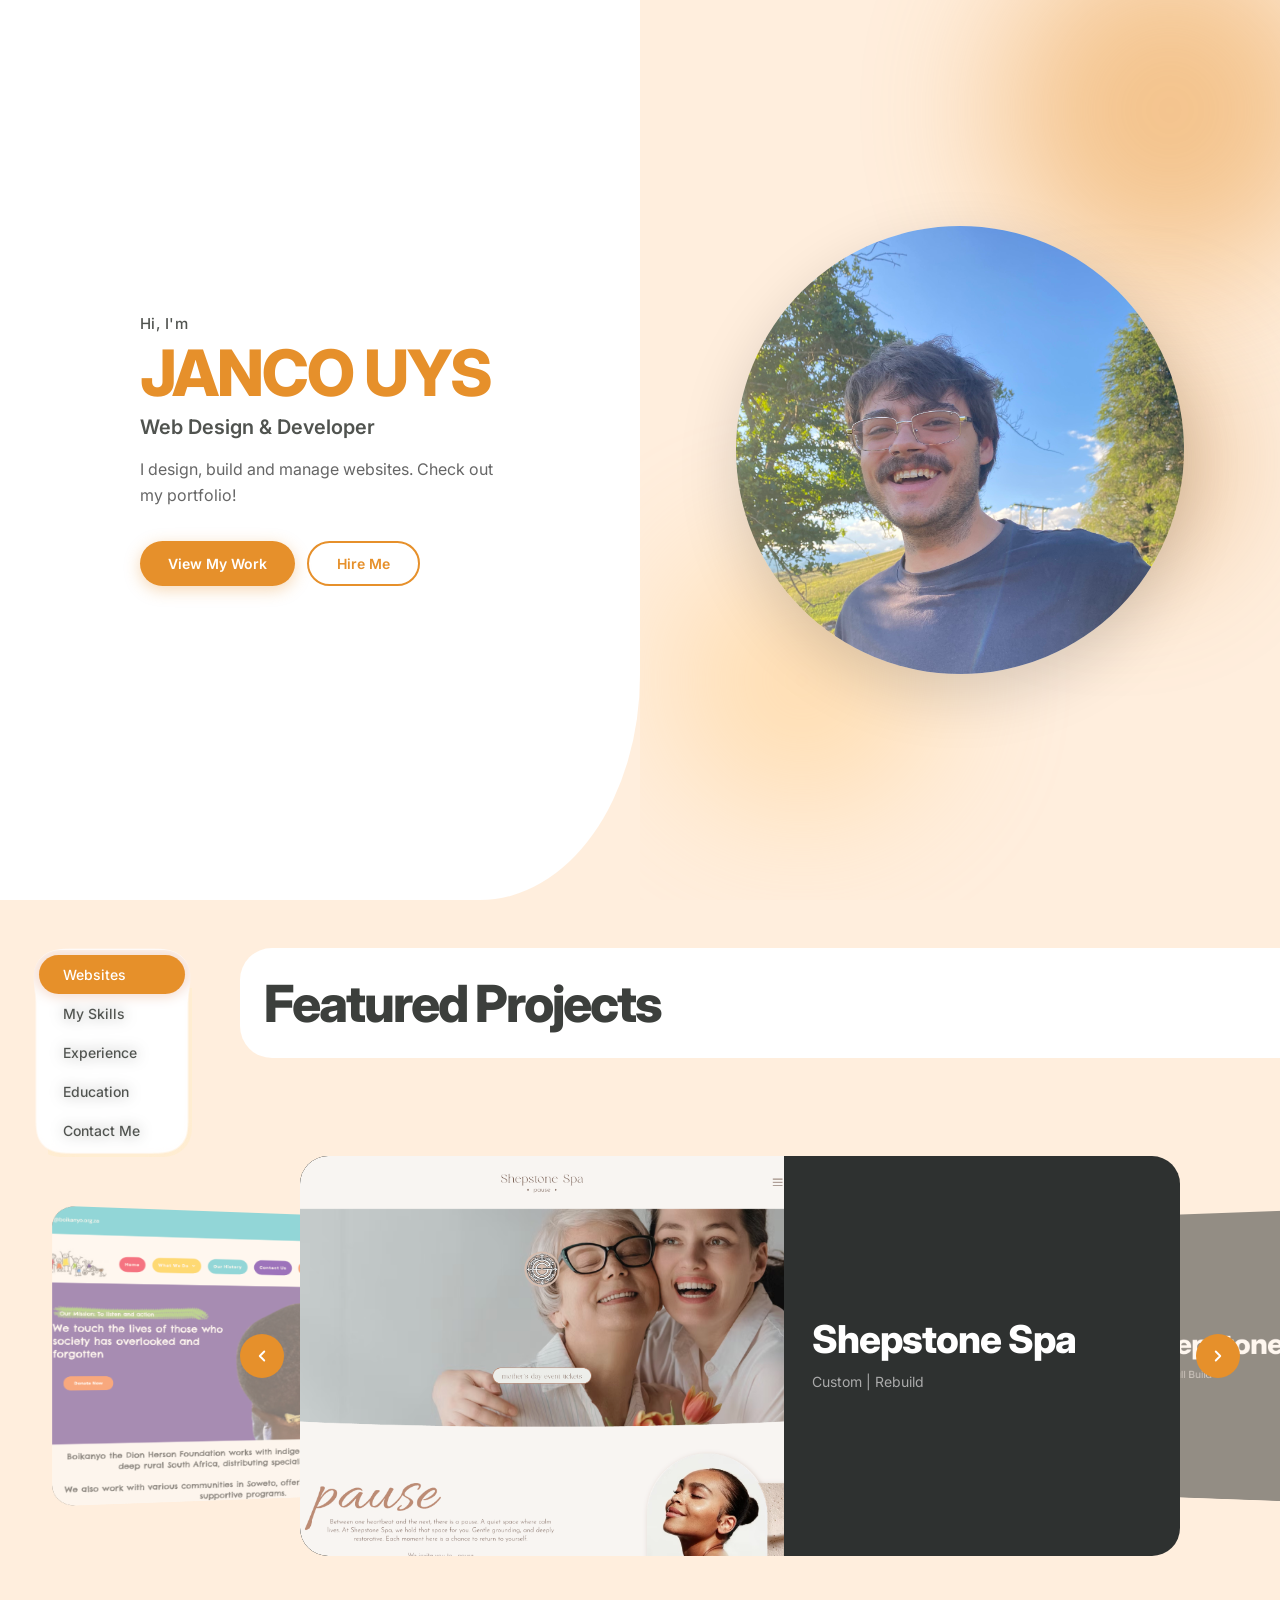
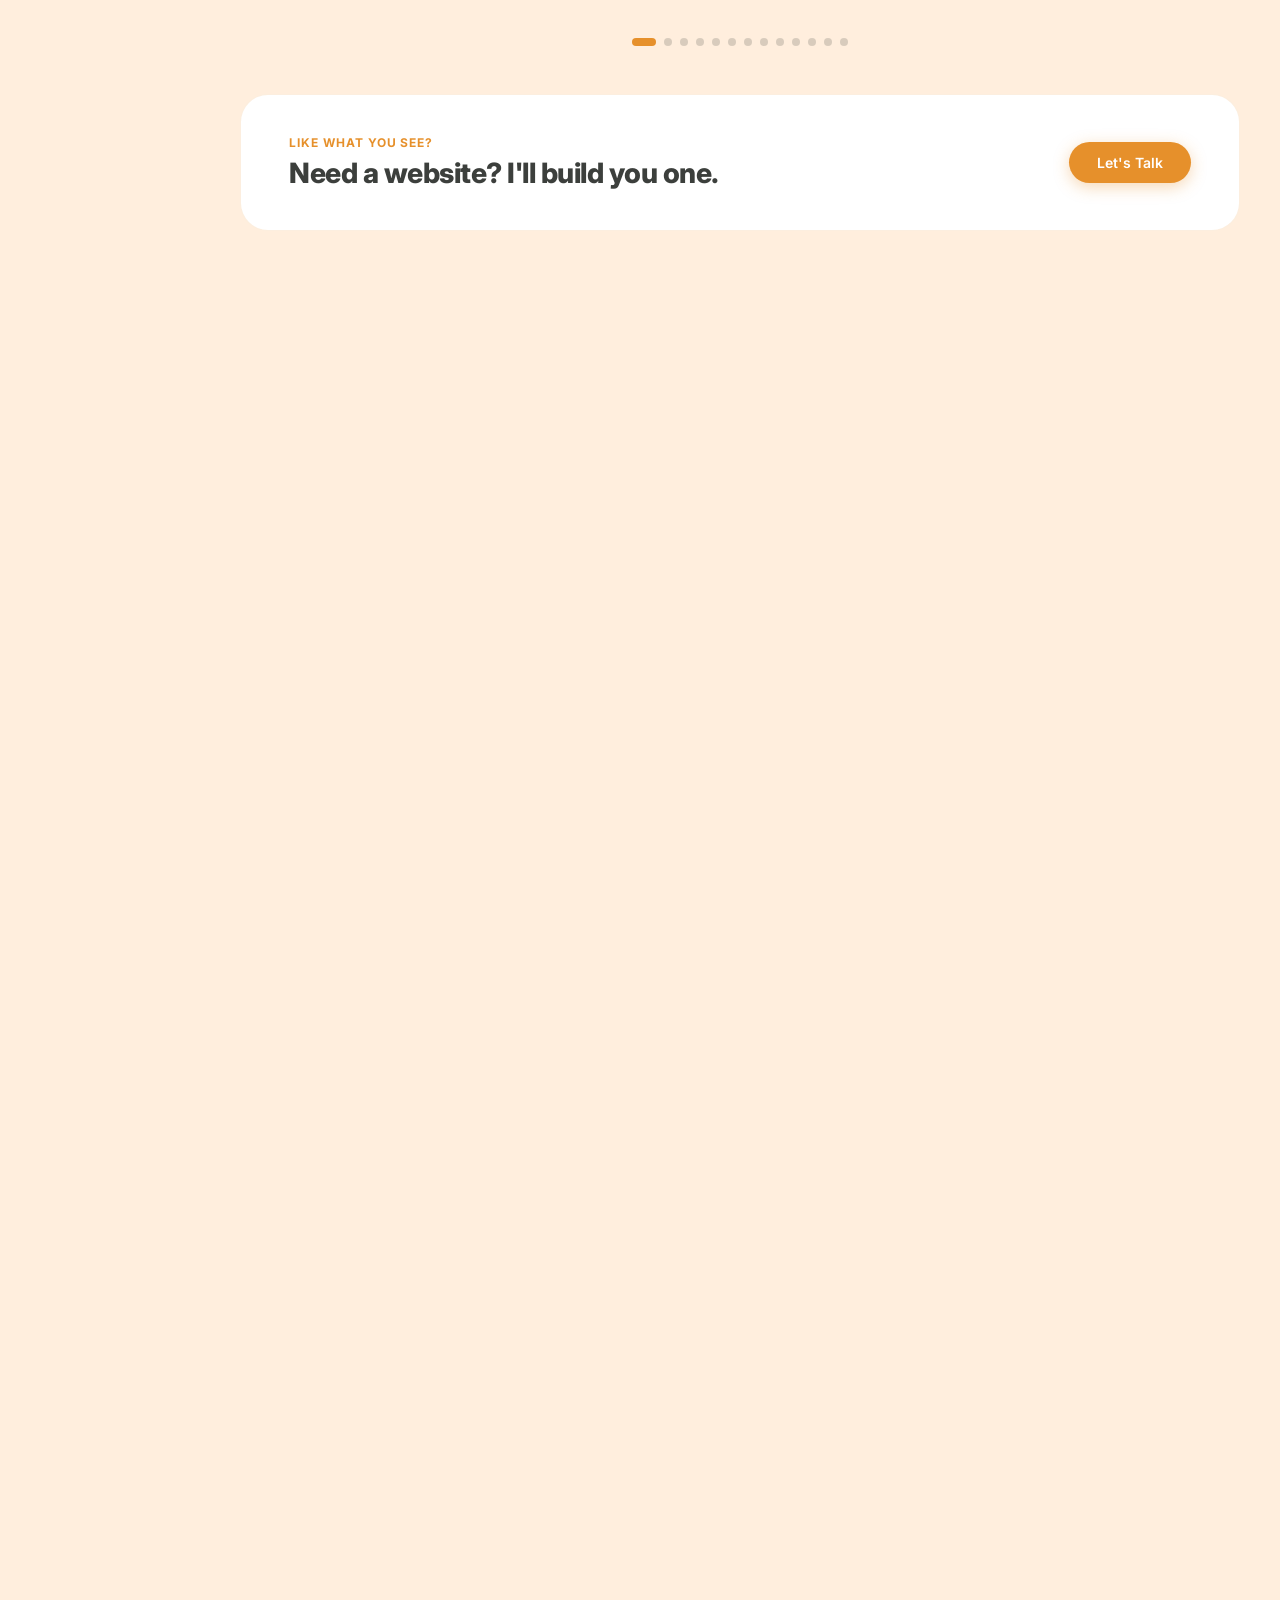
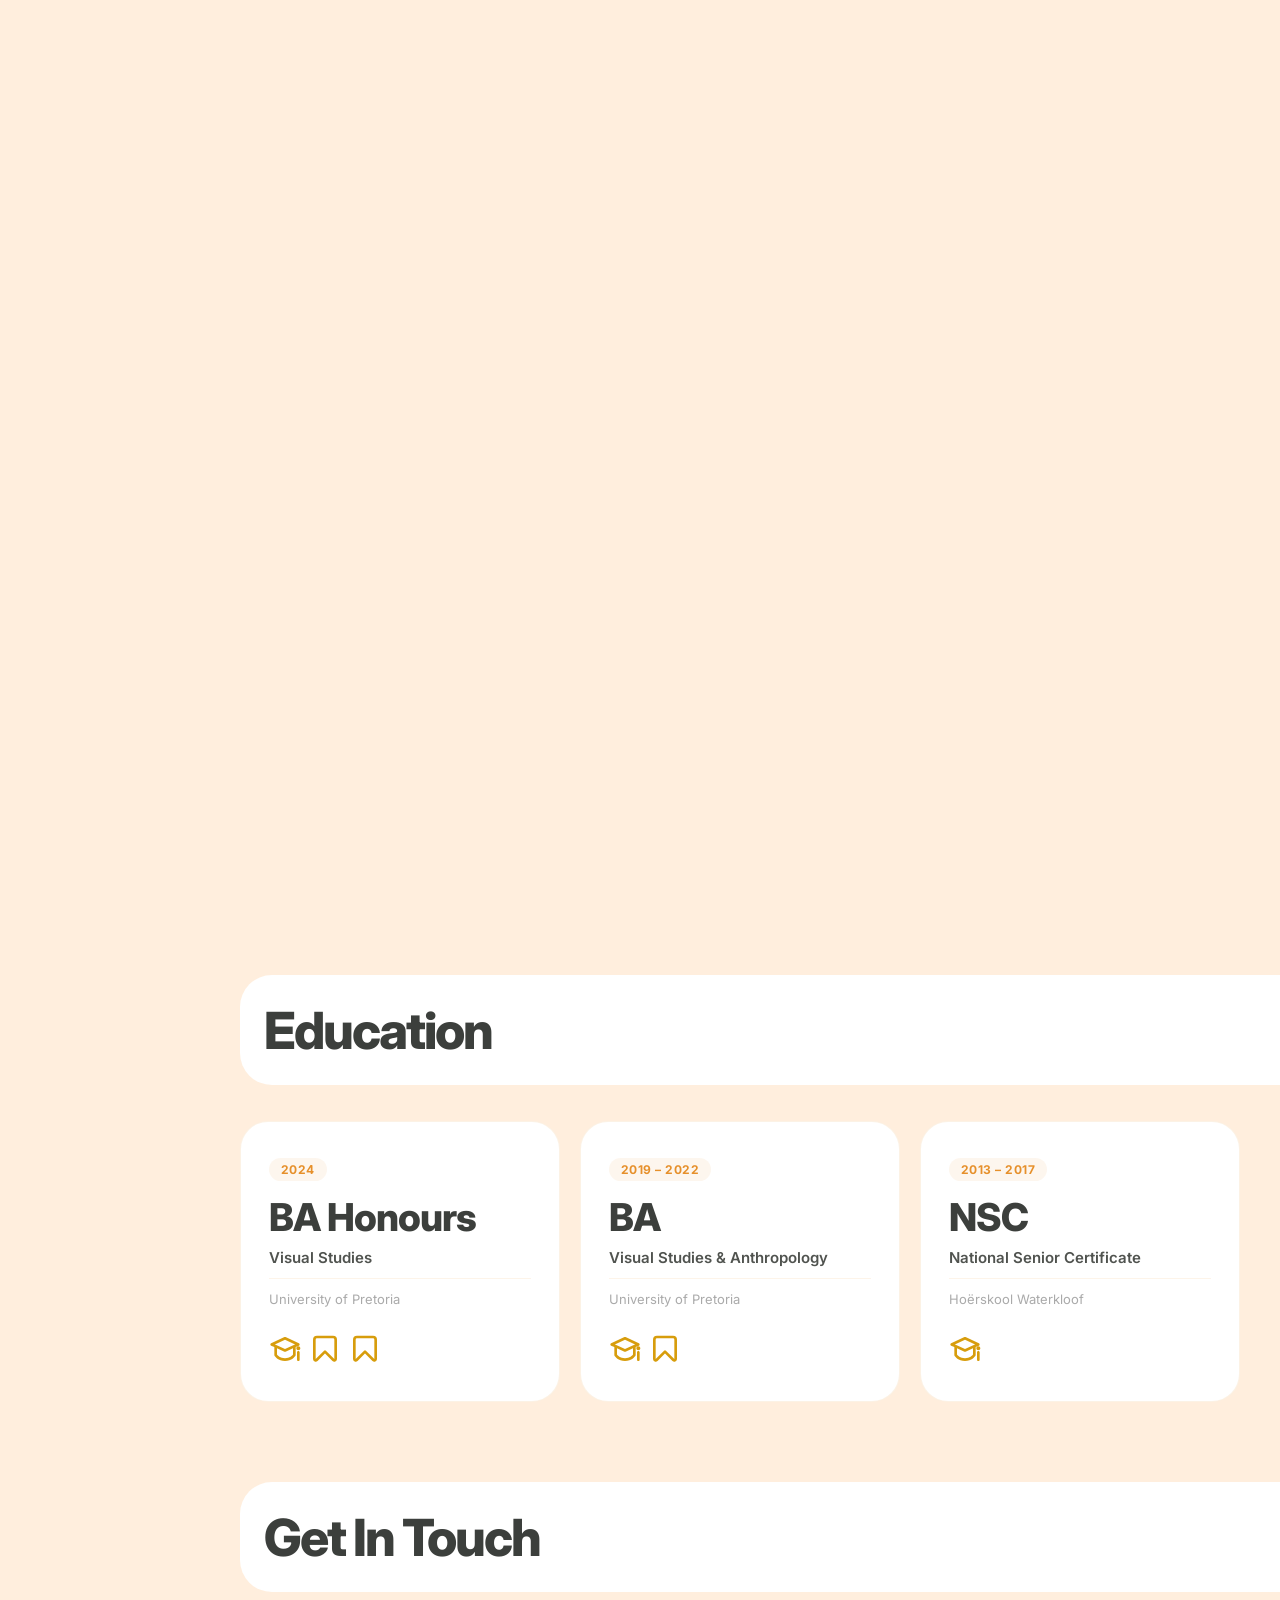
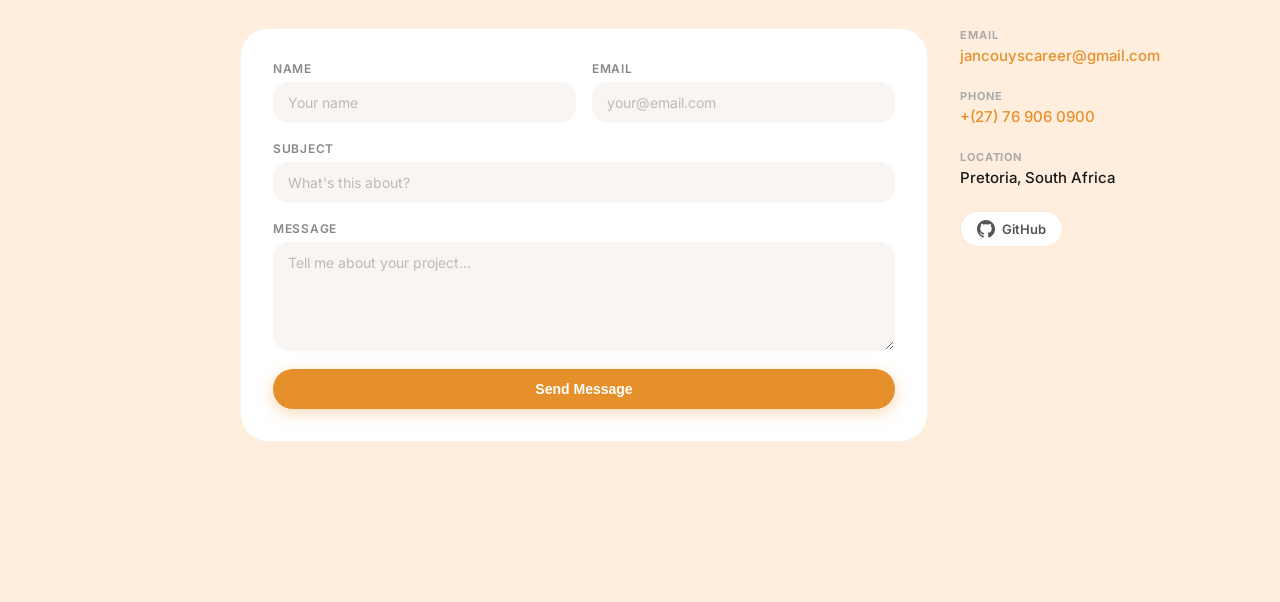
<file: index.html>
<!DOCTYPE html>
<html lang="en">
<head>
    <meta charset="UTF-8">
    <meta name="viewport" content="width=device-width, initial-scale=1.0">
    <title>Janco Uys — Web Designer & Developer | Pretoria, South Africa</title>

    <!-- Primary SEO -->
    <meta name="description" content="Janco Uys is a web designer and developer based in Pretoria, South Africa. I design, build and manage websites using HTML, CSS, JavaScript, WordPress, and Wix. Available for freelance work.">
    <meta name="keywords" content="web designer, web developer, freelance, Pretoria, South Africa, WordPress, Wix, HTML, CSS, JavaScript, Figma, portfolio">
    <meta name="author" content="Janco Uys">
    <link rel="canonical" href="https://jancouysportfolio.site/">
    <link rel="icon" type="image/svg+xml" href="favicon.svg">

    <!-- Open Graph (LinkedIn, Facebook, WhatsApp) -->
    <meta property="og:type" content="website">
    <meta property="og:url" content="https://jancouysportfolio.site/">
    <meta property="og:title" content="Janco Uys — Web Designer & Developer">
    <meta property="og:description" content="I design, build and manage websites. Based in Pretoria, South Africa. Available for freelance work.">
    <meta property="og:image" content="https://jancouysportfolio.site/IMG_2696.jpg">

    <!-- Twitter Card -->
    <meta name="twitter:card" content="summary_large_image">
    <meta name="twitter:title" content="Janco Uys — Web Designer & Developer">
    <meta name="twitter:description" content="I design, build and manage websites. Based in Pretoria, South Africa. Available for freelance work.">
    <meta name="twitter:image" content="https://jancouysportfolio.site/IMG_2696.jpg">

    <!-- Favicon -->
    <link rel="icon" type="image/svg+xml" href="favicon.svg">
    <link rel="shortcut icon" href="favicon.svg">

    <!-- JSON-LD Structured Data -->
    <script type="application/ld+json">
    {
      "@context": "https://schema.org",
      "@type": "Person",
      "name": "Janco Uys",
      "jobTitle": "Web Designer & Developer",
      "url": "https://jancouysportfolio.site/",
      "email": "jancouyscareer@gmail.com",
      "telephone": "+27769060900",
      "address": {
        "@type": "PostalAddress",
        "addressLocality": "Pretoria",
        "addressCountry": "ZA"
      },
      "sameAs": [
        "https://github.com/swanky-pants-janx"
      ],
      "knowsAbout": ["Web Design", "Web Development", "HTML", "CSS", "JavaScript", "WordPress", "Wix", "Figma", "SEO"]
    }
    </script>

    <link rel="stylesheet" href="newcss.css">
    <link rel="preconnect" href="https://fonts.googleapis.com">
    <link rel="preconnect" href="https://fonts.gstatic.com" crossorigin>
    <link rel="preload" as="style" href="https://fonts.googleapis.com/css2?family=Inter:wght@300;400;500;600;700;800&display=swap">
    <link href="https://fonts.googleapis.com/css2?family=Inter:wght@300;400;500;600;700;800&display=swap" rel="stylesheet">
</head>
<body>

    <!-- SVG gooey filter -->
    <svg style="position:absolute;width:0;height:0;overflow:hidden" aria-hidden="true">
        <defs>
            <filter id="goo">
                <feGaussianBlur in="SourceGraphic" stdDeviation="7" result="blur"/>
                <feColorMatrix in="blur" mode="matrix" values="1 0 0 0 0  0 1 0 0 0  0 0 1 0 0  0 0 0 20 -8" result="goo"/>
                <feComposite in="SourceGraphic" in2="goo" operator="atop"/>
            </filter>
        </defs>
    </svg>

<main>

        <!-- HERO -->
        <section class="hero-section">
            <div class="hero-section-left">
                <div class="hero-text">
                    <p class="hero-eyebrow">Hi, I'm</p>
                    <h1>JANCO UYS</h1>
                    <p class="hero-subtitle">Web Design &amp; Developer</p>
                    <p class="hero-desc">I design, build and manage websites. Check out my portfolio!</p>
                    <div class="hero-actions">
                        <a href="#websites" class="btn btn-primary">View My Work</a>
                        <a href="#contact" class="btn btn-outline">Hire Me</a>
                    </div>
                </div>
            </div>
            <div class="hero-section-right">
                <div class="hero-blobs" aria-hidden="true">
                    <div class="hero-blob hero-blob-1"></div>
                    <div class="hero-blob hero-blob-2"></div>
                    <div class="hero-blob hero-blob-3"></div>
                </div>
                <div class="hero-image-wrap">
                    <img src="IMG_2696.jpg" class="hero-image" alt="Janco Uys — Web Designer and Developer based in Pretoria, South Africa">
                </div>
            </div>
        </section>

        <!-- PAGE GRID -->
        <div class="page-grid">

            <!-- LEFT: sticky sidebar nav -->
            <aside class="page-sidebar">
                <div class="bottom-menu-container">
                    <a href="#websites" class="active">Websites</a>
                    <a href="#skills">My Skills</a>
                    <a href="#experience">Experience</a>
                    <a href="#education">Education</a>
                    <a href="#contact">Contact Me</a>
                </div>
            </aside>

            <!-- RIGHT: all content -->
            <div class="page-content">

            <!-- ── WEBSITES ─────────────────────────────────────────── -->
            <section class="page-section reveal" id="websites">
                <div class="tab-header">
                    <h2>Featured Projects</h2>
                </div>
                <div class="carousel-3d-wrapper">
                    <button class="carousel-nav carousel-prev" aria-label="Previous">
                        <svg viewBox="0 0 24 24" fill="none" stroke="currentColor" stroke-width="2.5" stroke-linecap="round" stroke-linejoin="round"><polyline points="15 18 9 12 15 6"/></svg>
                    </button>

                    <div class="carousel-3d-stage">
                        <div class="carousel-3d-track">

                            <div class="carousel-slide">
                                <a class="carousel-card" href="https://www.shepstonespa.co.za" target="_blank" rel="noopener">
                                    <div class="carousel-img-wrap">
                                        <img src="Screenshots/Shepstone Spa.png" alt="Shepstone Spa">
                                    </div>
                                    <div class="carousel-info">
                                        <h3>Shepstone Spa</h3>
                                        <p>Custom | Rebuild</p>
                                    </div>
                                </a>
                            </div>

                            <div class="carousel-slide">
                                <a class="carousel-card" href="https://www.shepstonespa.co.za" target="_blank" rel="noopener">
                                    <div class="carousel-img-wrap">
                                        <img src="Screenshots/Shepstone-Wix.png" alt="Shepstone Spa">
                                    </div>
                                    <div class="carousel-info">
                                        <h3>Shepstone Spa</h3>
                                        <p>Wix | Full Build</p>
                                    </div>
                                </a>
                            </div>

                            <div class="carousel-slide">
                                <a class="carousel-card" href="https://fourthtrimester.co.za/" target="_blank" rel="noopener">
                                    <div class="carousel-img-wrap">
                                        <img src="Screenshots/fourth-trimester.png" alt="Fourthtrimester">
                                    </div>
                                    <div class="carousel-info">
                                        <h3>Fourthtrimester</h3>
                                        <p>Shopify | Full Build</p>
                                    </div>
                                </a>
                            </div>

                            <div class="carousel-slide">
                                <a class="carousel-card" href="https://mellowvelo.co.za/" target="_blank" rel="noopener">
                                    <div class="carousel-img-wrap">
                                        <img src="Screenshots/mellow-velo.png" alt="Mellow Velo">
                                    </div>
                                    <div class="carousel-info">
                                        <h3>Mellow Velo</h3>
                                        <p>Shopify | Rebuild</p>
                                    </div>
                                </a>
                            </div>

                            <div class="carousel-slide">
                                <a class="carousel-card" href="https://hare-curated-website-build.vercel.app" target="_blank" rel="noopener">
                                    <div class="carousel-img-wrap">
                                        <img src="Screenshots/Hare Curated.png" alt="Hare Curated">
                                    </div>
                                    <div class="carousel-info">
                                        <h3>Hare Curated</h3>
                                        <p>Custom | Rebuild</p>
                                    </div>
                                </a>
                            </div>

                            <div class="carousel-slide">
                                <a class="carousel-card" href="https://www.jo-annstrauss.com/" target="_blank" rel="noopener">
                                    <div class="carousel-img-wrap">
                                        <img src="Screenshots/Jo-Ann.png" alt="Jo-Ann Strauss">
                                    </div>
                                    <div class="carousel-info">
                                        <h3>Jo-Ann Strauss</h3>
                                        <p>Wix | Full Build</p>
                                    </div>
                                </a>
                            </div>

                            <div class="carousel-slide">
                                <a class="carousel-card" href="https://www.knee.capetown/" target="_blank" rel="noopener">
                                    <div class="carousel-img-wrap">
                                        <img src="Screenshots/Knee.png" alt="Knee Cape Town">
                                    </div>
                                    <div class="carousel-info">
                                        <h3>Knee Cape Town</h3>
                                        <p>Wix | Full Build</p>
                                    </div>
                                </a>
                            </div>

                            <div class="carousel-slide">
                                <a class="carousel-card" href="https://www.masekhaya.co.za/" target="_blank" rel="noopener">
                                    <div class="carousel-img-wrap">
                                        <img src="Screenshots/Masekaya.png" alt="Masekhaya">
                                    </div>
                                    <div class="carousel-info">
                                        <h3>Masekhaya</h3>
                                        <p>Wix | Full Build</p>
                                    </div>
                                </a>
                            </div>

                            <div class="carousel-slide">
                                <a class="carousel-card" href="https://tapxdev.wixstudio.com/salgados" target="_blank" rel="noopener">
                                    <div class="carousel-img-wrap">
                                        <img src="Screenshots/Salgados Website.png" alt="Salgados">
                                    </div>
                                    <div class="carousel-info">
                                        <h3>Salgados</h3>
                                        <p>Wix | Full Build</p>
                                    </div>
                                </a>
                            </div>

                            <div class="carousel-slide">
                                <a class="carousel-card" href="https://strideortho.co.za/" target="_blank" rel="noopener">
                                    <div class="carousel-img-wrap">
                                        <img src="Screenshots/Stride.png" alt="Stride">
                                    </div>
                                    <div class="carousel-info">
                                        <h3>Stride</h3>
                                        <p>Wix | Full Build</p>
                                    </div>
                                </a>
                            </div>

                            <div class="carousel-slide">
                                <a class="carousel-card" href="https://rosemaryhill.co.za" target="_blank" rel="noopener">
                                    <div class="carousel-img-wrap">
                                        <img src="Screenshots/rosemary-hill.png" alt="Rosemary Hill">
                                    </div>
                                    <div class="carousel-info">
                                        <h3>Rosemary Hill</h3>
                                        <p>Wordpress | Manage</p>
                                    </div>
                                </a>
                            </div>

                            <div class="carousel-slide">
                                <a class="carousel-card" href="https://thewaldorfschool.co.za" target="_blank" rel="noopener">
                                    <div class="carousel-img-wrap">
                                        <img src="Screenshots/waldorf-school.png" alt="Waldorf School">
                                    </div>
                                    <div class="carousel-info">
                                        <h3>Waldorf School</h3>
                                        <p>Wordpress | Manage</p>
                                    </div>
                                </a>
                            </div>

                            <div class="carousel-slide">
                                <a class="carousel-card" href="https://boikanyo.org.za" target="_blank" rel="noopener">
                                    <div class="carousel-img-wrap">
                                        <img src="Screenshots/boikanyo.png" alt="Boikanyo">
                                    </div>
                                    <div class="carousel-info">
                                        <h3>Boikanyo</h3>
                                        <p>Wordpress | Manage</p>
                                    </div>
                                </a>
                            </div>

                        </div>
                    </div>

                    <button class="carousel-nav carousel-next" aria-label="Next">
                        <svg viewBox="0 0 24 24" fill="none" stroke="currentColor" stroke-width="2.5" stroke-linecap="round" stroke-linejoin="round"><polyline points="9 18 15 12 9 6"/></svg>
                    </button>
                </div>

                <div class="carousel-dots"></div>

                <div class="hire-cta-banner">
                    <div class="hire-cta-text">
                        <span class="hire-cta-eyebrow">Like what you see?</span>
                        <h3 class="hire-cta-heading">Need a website? I'll build you one.</h3>
                    </div>
                    <a href="#contact" class="btn btn-primary hire-cta-btn">Let's Talk</a>
                </div>

            </section>

            <!-- ── SKILLS ───────────────────────────────────────────── -->
            <section class="page-section reveal" id="skills">
                <div class="tab-header">
                    <h2>My Skills</h2>
                </div>

                <div class="skill-icons-row">
                    <div class="skill-icon-badge">
                        <img src="Icons 2/wix-svgrepo-com.svg" alt="Wix">
                        <span>Wix</span>
                    </div>
                    <div class="skill-icon-badge">
                        <img src="Icons 2/wordpress-139-svgrepo-com.svg" alt="WordPress">
                        <span>WordPress</span>
                    </div>
                    <div class="skill-icon-badge">
                        <img src="Icons 2/shopify-svgrepo-com.svg" alt="Shopify">
                        <span>Shopify</span>
                    </div>
                    <div class="skill-icon-badge">
                        <img src="Icons 2/brand-elementor-svgrepo-com.svg" alt="Elementor">
                        <span>Elementor</span>
                    </div>
                    <div class="skill-icon-badge">
                        <img src="Icons 2/divi-logo-mark-black.png" alt="Divi">
                        <span>Divi</span>
                    </div>
                    <div class="skill-icon-badge">
                        <img src="Icons 2/html5-02-svgrepo-com.svg" alt="HTML5">
                        <span>HTML</span>
                    </div>
                    <div class="skill-icon-badge">
                        <img src="Icons 2/css3-02-svgrepo-com.svg" alt="CSS3">
                        <span>CSS</span>
                    </div>
                    <div class="skill-icon-badge">
                        <img src="Icons 2/javascript-155-svgrepo-com.svg" alt="JavaScript">
                        <span>JavaScript</span>
                    </div>
                    <div class="skill-icon-badge">
                        <img src="Icons 2/github-142-svgrepo-com.svg" alt="GitHub">
                        <span>GitHub</span>
                    </div>
                    <div class="skill-icon-badge">
                        <img src="Icons 2/claude.png" alt="Claude Code">
                        <span>Claude Code</span>
                    </div>
                    <div class="skill-icon-badge">
                        <img src="Icons 2/canva-svgrepo-com.svg" alt="Canva">
                        <span>Canva</span>
                    </div>
                    <div class="skill-icon-badge">
                        <img src="Icons 2/figma-svgrepo-com.svg" alt="Figma">
                        <span>Figma</span>
                    </div>
                </div>
                

            </section>

            <!-- ── EXPERIENCE ───────────────────────────────────────── -->
            <section class="page-section reveal" id="experience">
                <div class="tab-header">
                    <h2>Work Experience</h2>
                </div>
                <div class="timeline">

                    <div class="timeline-item">
                        <div class="timeline-card">
                            <div class="timeline-card-left">
                                <span class="timeline-date">July 2026 – Present</span>
                                <h3>Website Designer &amp; Developer</h3>
                                <p class="timeline-company">Askmario</p>
                            </div>
                            <ul class="timeline-list">
                                <li>Building and designing new e-commerce websites for clients using Shopify</li>
                                <li>Redesigning clients' current websites for improved user experience</li>
                                <li>Building websites for conversion and improving client sales</li>
                                <li>Coding in HTML, CSS, and Shopify's Liquid framework</li>
                                <li>Direct communication with clients for project requirements and updates</li>
                            </ul>
                        </div>
                    </div>

                    <div class="timeline-item">
                        <div class="timeline-card">
                            <div class="timeline-card-left">
                                <span class="timeline-date">May 2025 – July 2026</span>
                                <h3>Website Developer &amp; Accounts Manager</h3>
                                <p class="timeline-company">Tap-X / Our-Venue</p>
                            </div>
                            <ul class="timeline-list">
                                <li>Building websites for clients in Wix and WordPress</li>
                                <li>Using Figma to design and prototype mock-sites</li>
                                <li>WordPress development with Elementor and Divi</li>
                                <li>Direct client communication and account management</li>
                                <li>Coding in HTML, CSS, and JavaScript</li>
                            </ul>
                        </div>
                    </div>

                    <div class="timeline-item">
                        <div class="timeline-card">
                            <div class="timeline-card-left">
                                <span class="timeline-date">Ongoing</span>
                                <h3>Freelancer</h3>
                                <p class="timeline-company">Self-Employed</p>
                            </div>
                            <ul class="timeline-list">
                                <li>Freelance web development for clients</li>
                                <li>Freelance video editing for multiple clients</li>
                                <li>Freelance photo editing for multiple clients</li>
                                <li>Social media copywriting for businesses</li>
                            </ul>
                        </div>
                    </div>

                    <div class="timeline-item">
                        <div class="timeline-card">
                            <div class="timeline-card-left">
                                <span class="timeline-date">Jan – May 2025</span>
                                <h3>Marketing and Branding Intern</h3>
                                <p class="timeline-company">University of Pretoria (UP)</p>
                            </div>
                            <ul class="timeline-list">
                                <li>Website copywriting and SEO integration for UP website</li>
                                <li>Writing articles and media content</li>
                                <li>Managing marketing campaigns and projects</li>
                                <li>Coordinating corporate and student events</li>
                                <li>Creating banners and adverts for website and social media</li>
                                <li>Budgeting for events, recording purchase orders</li>
                                <li>Development and execution of marketing campaigns</li>
                            </ul>
                        </div>
                    </div>

                    <div class="timeline-item">
                        <div class="timeline-card">
                            <div class="timeline-card-left">
                                <span class="timeline-date">2023</span>
                                <h3>Art Gallery Intern</h3>
                                <p class="timeline-company">University of Pretoria (UP)</p>
                            </div>
                            <ul class="timeline-list">
                                <li>Created and managed UP art gallery Instagram page</li>
                                <li>Wrote copy for social media pages</li>
                                <li>Created posters and advertising material</li>
                                <li>Managed team-driven projects</li>
                                <li>Managed and coordinated art exhibitions and conferences</li>
                                <li>Tutored first-year students in Visual Communication</li>
                            </ul>
                        </div>
                    </div>

                    <div class="timeline-item">
                        <div class="timeline-card">
                            <div class="timeline-card-left">
                                <span class="timeline-date">2018</span>
                                <h3>Waiter</h3>
                                <p class="timeline-company">Rocomamas</p>
                            </div>
                            <ul class="timeline-list">
                                <li>Customer service — serving and communicating with customers</li>
                                <li>Food sales and promotion of new products</li>
                            </ul>
                        </div>
                    </div>

                </div>
            </section>

            <!-- ── EDUCATION ─────────────────────────────────────────── -->
            <section class="page-section reveal" id="education">
                <div class="tab-header">
                    <h2>Education</h2>
                    <p class="tab-sub">Academic background and notable achievements.</p>
                </div>
                <div class="edu-cards-grid">

                    <div class="edu-card">
                        <div class="edu-card-year">2024</div>
                        <h3 class="edu-card-degree">BA Honours</h3>
                        <p class="edu-card-field">Visual Studies</p>
                        <p class="edu-card-institution">University of Pretoria</p>
                        <div class="edu-card-icons">
                            <img src="Icons 2/graduation-cap-svgrepo-com.svg" class="edu-icon" alt="graduation cap">
                            <img src="Icons 2/ribbon-svgrepo-com.svg" class="edu-icon" alt="ribbon">
                            <img src="Icons 2/ribbon-svgrepo-com.svg" class="edu-icon" alt="ribbon">
                        </div>
                    </div>

                    <div class="edu-card">
                        <div class="edu-card-year">2019 – 2022</div>
                        <h3 class="edu-card-degree">BA</h3>
                        <p class="edu-card-field">Visual Studies &amp; Anthropology</p>
                        <p class="edu-card-institution">University of Pretoria</p>
                        <div class="edu-card-icons">
                            <img src="Icons 2/graduation-cap-svgrepo-com.svg" class="edu-icon" alt="graduation cap">
                            <img src="Icons 2/ribbon-svgrepo-com.svg" class="edu-icon" alt="ribbon">
                        </div>
                    </div>

                    <div class="edu-card">
                        <div class="edu-card-year">2013 – 2017</div>
                        <h3 class="edu-card-degree">NSC</h3>
                        <p class="edu-card-field">National Senior Certificate</p>
                        <p class="edu-card-institution">Hoërskool Waterkloof</p>
                        <div class="edu-card-icons">
                            <img src="Icons 2/graduation-cap-svgrepo-com.svg" class="edu-icon" alt="graduation cap">
                        </div>
                    </div>

                </div>
            </section>

            <!-- ── CONTACT ──────────────────────────────────────────── -->
            <section class="page-section reveal" id="contact">
                <div class="tab-header">
                    <h2>Get In Touch</h2>
                </div>
                <div class="contact-layout">

                    <form class="contact-form" action="https://formspree.io/f/xaqvzvdg" method="POST">
                        <div class="form-row">
                            <div class="form-group">
                                <label for="cf-name">Name</label>
                                <input type="text" id="cf-name" name="name" placeholder="Your name" required>
                            </div>
                            <div class="form-group">
                                <label for="cf-email">Email</label>
                                <input type="email" id="cf-email" name="email" placeholder="your@email.com" required>
                            </div>
                        </div>
                        <div class="form-group">
                            <label for="cf-subject">Subject</label>
                            <input type="text" id="cf-subject" name="subject" placeholder="What's this about?">
                        </div>
                        <div class="form-group">
                            <label for="cf-message">Message</label>
                            <textarea id="cf-message" name="message" rows="5" placeholder="Tell me about your project..." required></textarea>
                        </div>
                        <button type="submit" class="btn btn-primary btn-full">Send Message</button>
                        <p class="form-note" id="form-success" style="display:none;">Message sent! I'll get back to you soon.</p>
                    </form>

                    <div class="contact-info">
                        <div class="contact-block">
                            <span class="contact-label">Email</span>
                            <a href="mailto:jancouyscareer@gmail.com" class="contact-value">jancouyscareer@gmail.com</a>
                        </div>
                        <div class="contact-block">
                            <span class="contact-label">Phone</span>
                            <a href="tel:+27769060900" class="contact-value">+(27) 76 906 0900</a>
                        </div>
                        <div class="contact-block">
                            <span class="contact-label">Location</span>
                            <span class="contact-value">Pretoria, South Africa</span>
                        </div>
                        <div class="contact-socials">
                            <a href="https://github.com/swanky-pants-janx" target="_blank" class="social-link">
                                <svg viewBox="0 0 24 24" fill="currentColor" width="18" height="18"><path d="M12 0C5.37 0 0 5.37 0 12c0 5.3 3.438 9.8 8.205 11.385.6.113.82-.258.82-.577 0-.285-.01-1.04-.015-2.04-3.338.724-4.042-1.61-4.042-1.61-.546-1.385-1.335-1.755-1.335-1.755-1.087-.744.084-.729.084-.729 1.205.084 1.838 1.236 1.838 1.236 1.07 1.835 2.809 1.305 3.495.998.108-.776.417-1.305.76-1.605-2.665-.3-5.466-1.332-5.466-5.93 0-1.31.465-2.38 1.235-3.22-.135-.303-.54-1.523.105-3.176 0 0 1.005-.322 3.3 1.23.96-.267 1.98-.399 3-.405 1.02.006 2.04.138 3 .405 2.28-1.552 3.285-1.23 3.285-1.23.645 1.653.24 2.873.12 3.176.765.84 1.23 1.91 1.23 3.22 0 4.61-2.805 5.625-5.475 5.92.42.36.81 1.096.81 2.22 0 1.606-.015 2.896-.015 3.286 0 .315.21.69.825.57C20.565 21.795 24 17.295 24 12c0-6.63-5.37-12-12-12"/></svg>
                                GitHub
                            </a>
                        </div>
                    </div>

                </div>
            </section>

            </div><!-- /page-content -->
        </div><!-- /page-grid -->

    </main>

    <!-- FOOTER -->

    <script>
        // --- Sidebar anchor nav + scroll spy ---
        (function () {
            const container = document.querySelector('.bottom-menu-container');
            if (!container) return;
            const links = Array.from(container.querySelectorAll('a[href^="#"]'));
            const pill = document.createElement('span');
            pill.className = 'tab-pill';
            container.insertBefore(pill, container.firstChild);

            function setActive(link, animate) {
                links.forEach(l => l.classList.remove('active'));
                link.classList.add('active');
                if (!animate) pill.classList.add('no-transition');
                pill.style.top    = link.offsetTop + 'px';
                pill.style.height = link.offsetHeight + 'px';
                if (!animate) { pill.getBoundingClientRect(); pill.classList.remove('no-transition'); }
            }

            // Init on first active link
            const first = container.querySelector('a.active') || links[0];
            setActive(first, false);

            // Click: smooth scroll (offset for sticky nav on mobile)
            links.forEach(link => {
                link.addEventListener('click', e => {
                    e.preventDefault();
                    const target = document.querySelector(link.getAttribute('href'));
                    if (target) {
                        const sidebar = document.querySelector('.page-sidebar');
                        const sidebarOffset = (sidebar && getComputedStyle(sidebar).position === 'sticky')
                            ? sidebar.offsetHeight
                            : 0;
                        const top = target.getBoundingClientRect().top + window.scrollY - sidebarOffset - 8;
                        window.scrollTo({ top, behavior: 'smooth' });
                    }
                    setActive(link, true);
                });
            });

            // Scroll spy — uses scroll position to pick whichever section's top
            // is closest above the 30% viewport mark, falling back to the last
            // section when near the bottom of the page.
            const sections = links
                .map(l => document.querySelector(l.getAttribute('href')))
                .filter(Boolean);

            function updateActiveFromScroll() {
                const threshold = window.innerHeight * 0.35;
                const atBottom = window.innerHeight + window.scrollY >= document.body.scrollHeight - 8;
                if (atBottom) {
                    setActive(links[links.length - 1], true);
                    return;
                }
                let best = sections[0];
                for (const s of sections) {
                    const top = s.getBoundingClientRect().top;
                    if (top <= threshold) best = s;
                }
                const link = links.find(l => l.getAttribute('href') === '#' + best.id);
                if (link) setActive(link, true);
            }

            window.addEventListener('scroll', updateActiveFromScroll, { passive: true });
            updateActiveFromScroll();
        })();

        // --- Footer year ---

        // --- 3D Carousel ---
        (function () {
            const wrapper = document.querySelector('.carousel-3d-wrapper');
            if (!wrapper) return;
            const slides = Array.from(wrapper.querySelectorAll('.carousel-slide'));
            const dotsEl = wrapper.closest('#websites').querySelector('.carousel-dots');
            const total = slides.length;
            let current = 0;

            // Build dots
            slides.forEach((_, i) => {
                const d = document.createElement('button');
                d.className = 'carousel-dot';
                d.setAttribute('aria-label', 'Slide ' + (i + 1));
                d.addEventListener('click', () => goTo(i));
                dotsEl.appendChild(d);
            });

            function goTo(index) {
                current = (index + total) % total;
                update();
            }

            function update() {
                slides.forEach((slide, i) => {
                    const offset = ((i - current + total) % total);
                    const mirrored = offset > total / 2 ? offset - total : offset;
                    slide.dataset.pos = mirrored;

                    const abs = Math.abs(mirrored);
                    // Only active + immediate neighbours are visible; rest hidden
                    slide.style.opacity      = abs === 0 ? '1' : abs === 1 ? '0.52' : '0';
                    slide.style.pointerEvents= abs === 0 ? 'auto' : 'none';
                    slide.style.zIndex       = abs === 0 ? '3' : abs === 1 ? '2' : '1';

                    // Neighbours shifted just enough to peek from behind the active card
                    const tx  = mirrored * 46;        // % — closer = more peeking
                    const tz  = abs === 0 ? 0 : -220; // px depth push
                    const ry  = mirrored * -22;        // deg rotation away
                    const sc  = abs === 0 ? 1 : 0.80;
                    slide.style.transform = `translateX(${tx}%) translateZ(${tz}px) rotateY(${ry}deg) scale(${sc})`;
                });

                dotsEl.querySelectorAll('.carousel-dot').forEach((d, i) => {
                    d.classList.toggle('active', i === current);
                });
            }

            wrapper.querySelector('.carousel-prev').addEventListener('click', () => goTo(current - 1));
            wrapper.querySelector('.carousel-next').addEventListener('click', () => goTo(current + 1));

            // Keyboard navigation
            wrapper.setAttribute('tabindex', '0');
            wrapper.addEventListener('keydown', e => {
                if (e.key === 'ArrowLeft')  goTo(current - 1);
                if (e.key === 'ArrowRight') goTo(current + 1);
            });

            // Touch / swipe
            let touchStartX = 0;
            wrapper.addEventListener('touchstart', e => { touchStartX = e.touches[0].clientX; }, { passive: true });
            wrapper.addEventListener('touchend',   e => {
                const dx = e.changedTouches[0].clientX - touchStartX;
                if (Math.abs(dx) > 40) goTo(current + (dx < 0 ? 1 : -1));
            });

            // Trackpad horizontal scroll / horizontal scroll wheel
            let scrollCooldown = false;
            wrapper.addEventListener('wheel', e => {
                const dx = Math.abs(e.deltaX);
                const dy = Math.abs(e.deltaY);
                if (dx < 10 && dy < 10) return;       // no meaningful movement
                if (dy > dx * 2) return;               // mostly vertical — let page scroll
                e.preventDefault();
                if (scrollCooldown) return;
                scrollCooldown = true;
                goTo(current + (e.deltaX > 0 ? 1 : -1));
                setTimeout(() => { scrollCooldown = false; }, 500);
            }, { passive: false });

            update();
        })();

// --- Scroll reveal ---
        (function () {
            const els = document.querySelectorAll('.reveal');
            const obs = new IntersectionObserver(entries => {
                entries.forEach(e => { if (e.isIntersecting) { e.target.classList.add('visible'); obs.unobserve(e.target); } });
            }, { threshold: 0.08 });
            els.forEach(el => obs.observe(el));
        })();

        // --- Hero image tilt ---
        (function () {
            const wrap = document.querySelector('.hero-image-wrap');
            if (!wrap) return;
            const MAX = 14;
            wrap.addEventListener('mousemove', e => {
                const { left, top, width, height } = wrap.getBoundingClientRect();
                const x = (e.clientX - left) / width  - 0.5;
                const y = (e.clientY - top)  / height - 0.5;
                wrap.style.transform = `perspective(700px) rotateY(${x * MAX}deg) rotateX(${-y * MAX}deg) scale(1.03)`;
                wrap.style.boxShadow = `${-x * 18}px ${y * 18}px 40px rgba(230,144,43,0.25)`;
            });
            wrap.addEventListener('mouseleave', () => {
                wrap.style.transform = '';
                wrap.style.boxShadow = '';
            });
        })();

        // --- Contact form ---
    </script>
</body>
</html>
</file>
<file: newcss.css>
/* ============================================================
   RESET & BASE
   ============================================================ */
*, *::before, *::after {
    box-sizing: border-box;
    padding: 0;
    margin: 0;
}

html {
    scroll-behavior: smooth;
}

body {
    font-family: 'Inter', -apple-system, BlinkMacSystemFont, 'Segoe UI', sans-serif;
    background-color: #ffeedd;
    color: #1a1a1a;
    overflow-x: hidden;
}

img {
    display: block;
    max-width: 100%;
}

a {
    text-decoration: none;
    color: inherit;
}

/* ============================================================
   HIRE ME BUTTON
   ============================================================ */
.hire-me-btn {
    position: fixed;
    top: 20px;
    right: 24px;
    z-index: 100;
    background: #e6902b;
    color: #fff;
    font-size: 14px;
    font-weight: 600;
    padding: 10px 22px;
    border-radius: 50px;
    text-decoration: none;
    box-shadow: 0 4px 16px rgba(230, 144, 43, 0.35);
    transition: background 0.2s, transform 0.15s, box-shadow 0.2s;
}

.hire-me-btn:hover {
    background: #c97820;
    transform: translateY(-2px);
    box-shadow: 0 6px 20px rgba(230, 144, 43, 0.45);
}

/* ============================================================
   HERO SECTION
   ============================================================ */
.hero-section {
    background-color: #ffeedd;
    min-height: 100vh;
    display: grid;
    grid-template-columns: 1fr 1fr;
}

.hero-section-left {
    background-color: #ffffff;
    display: flex;
    justify-content: center;
    align-items: center;
    border-bottom-right-radius: 25%;
    padding: 60px 48px;
}

.hero-text {
    max-width: 460px;
}

.hero-eyebrow {
    font-size: 15px;
    font-weight: 500;
    color: #50534f;
    background: none;
    margin-bottom: 8px;
    letter-spacing: 0.03em;
}

.hero-text h1 {
    font-size: clamp(42px, 5vw, 72px);
    font-weight: 800;
    color: #e6902b;
    background: none;
    line-height: 1;
    letter-spacing: -2px;
    margin-bottom: 10px;
}

.hero-subtitle {
    font-size: 20px;
    font-weight: 600;
    color: #50534f;
    background: none;
    margin-bottom: 18px;
}

.hero-desc {
    font-size: 16px;
    line-height: 1.6;
    color: #666;
    background: none;
    max-width: 360px;
    margin-bottom: 32px;
}

.hero-actions {
    display: flex;
    gap: 12px;
    flex-wrap: wrap;
}

.btn {
    display: inline-flex;
    align-items: center;
    justify-content: center;
    padding: 12px 28px;
    border-radius: 50px;
    font-size: 14px;
    font-weight: 600;
    border: none;
    cursor: pointer;
    transition: background 0.2s, transform 0.15s, box-shadow 0.2s;
}

.btn:hover {
    transform: translateY(-2px);
}

.btn-primary {
    background: #e6902b;
    color: #fff;
    box-shadow: 0 4px 16px rgba(230, 144, 43, 0.35);
}

.btn-primary:hover {
    background: #c97820;
    box-shadow: 0 6px 20px rgba(230, 144, 43, 0.45);
}

.btn-outline {
    background: transparent;
    color: #e6902b;
    border: 2px solid #e6902b;
}

.btn-outline:hover {
    background: rgba(230, 144, 43, 0.08);
}

.btn-full {
    width: 100%;
}

.hero-section-right {
    display: flex;
    justify-content: center;
    align-items: center;
    padding: 40px;
}

.hero-image-wrap {
    position: relative;
    border-radius: 50%;
    cursor: default;
}

.hero-image-wrap {
    transition: transform 0.1s ease, box-shadow 0.1s ease;
    transform-style: preserve-3d;
    will-change: transform;
}

.hero-image {
    height: clamp(280px, 35vw, 460px);
    width: clamp(280px, 35vw, 460px);
    object-fit: cover;
    object-position: center top;
    border-radius: 50%;
    box-shadow: 0 20px 60px rgba(0, 0, 0, 0.15);
    transition: transform 0.4s ease, box-shadow 0.4s ease;
}

@keyframes pulse-dot {
    0%, 100% { opacity: 1; transform: scale(1); }
    50% { opacity: 0.6; transform: scale(1.3); }
}

/* ============================================================
   ABOUT STRIP
   ============================================================ */
.about-strip {
    background: #fff;
    padding: 64px 32px;
}

.about-strip-inner {
    max-width: 1200px;
    margin: 0 auto;
    display: grid;
    grid-template-columns: 1fr 280px;
    gap: 64px;
    align-items: start;
}

.about-strip-text h2 {
    font-size: 28px;
    font-weight: 800;
    color: #3c3f3c;
    background: none;
    letter-spacing: -0.5px;
    margin-bottom: 16px;
}

.about-strip-text p {
    font-size: 15px;
    line-height: 1.75;
    color: #555;
    background: none;
    margin-bottom: 14px;
}

.about-strip-text blockquote {
    border-left: 3px solid #e6902b;
    padding-left: 16px;
    margin-top: 20px;
    font-size: 14px;
    font-style: italic;
    color: #888;
    line-height: 1.7;
}

.about-strip-stats {
    display: grid;
    grid-template-columns: 1fr 1fr;
    gap: 16px;
}

.about-stat {
    background: #ffeedd;
    border-radius: 16px;
    padding: 20px 16px;
    text-align: center;
    display: flex;
    flex-direction: column;
    gap: 4px;
}

.about-stat-num {
    font-size: 28px;
    font-weight: 800;
    color: #e6902b;
    line-height: 1;
}

.about-stat-label {
    font-size: 11px;
    font-weight: 600;
    color: #aaa;
    text-transform: uppercase;
    letter-spacing: 0.04em;
}

@media (max-width: 900px) {
    .about-strip-inner {
        grid-template-columns: 1fr;
        gap: 32px;
    }
    .about-strip-stats {
        grid-template-columns: repeat(4, 1fr);
    }
}

@media (max-width: 580px) {
    .about-strip-stats {
        grid-template-columns: 1fr 1fr;
    }
}

/* ============================================================
   PAGE GRID — sidebar + content
   ============================================================ */
.page-grid {
    display: grid;
    grid-template-columns: 200px 1fr;
    align-items: start;
    background-color: #ffeedd;
    min-height: 100vh;
}

.page-sidebar {
    position: sticky;
    top: 0;
    height: 100vh;
    display: flex;
    align-items: flex-start;
    justify-content: center;
    padding: 48px 0 48px 24px;
    z-index: 50;
}

.page-content {
    min-width: 0;
    padding: 48px 40px 80px 40px;
    text-align: left;
}

/* ============================================================
   TAB BAR — vertical pill menu
   ============================================================ */
.bottom-menu-container {
    display: flex;
    flex-direction: column;
    gap: 0;
    background: rgba(255, 255, 255, 0.55);
    backdrop-filter: blur(18px) saturate(160%);
    -webkit-backdrop-filter: blur(18px) saturate(160%);
    border: 1.5px solid rgba(255, 255, 255, 0.8);
    padding: 6px;
    border-radius: 28px;
    box-shadow: 0 8px 32px rgba(230, 144, 43, 0.12), inset 0 1px 0 rgba(255, 255, 255, 0.7);
    position: relative;
    width: fit-content;
    min-width: 160px;
}

.tab-pill {
    position: absolute;
    left: 6px;
    width: calc(100% - 12px);
    background-color: #e6902b;
    border-radius: 9999px;
    z-index: 0;
    pointer-events: none;
    transition: top 0.35s cubic-bezier(0.4, 0, 0.2, 1),
                height 0.35s cubic-bezier(0.4, 0, 0.2, 1);
}

.tab-pill.no-transition {
    transition: none !important;
}

.bottom-menu-container a {
    position: relative;
    z-index: 1;
    padding: 11px 24px;
    border-radius: 9999px;
    text-decoration: none;
    font-size: 14px;
    font-weight: 500;
    cursor: pointer;
    color: #50534f;
    transition: color 0.25s ease;
    white-space: nowrap;
    user-select: none;
    display: block;
}

.bottom-menu-container a.active {
    color: #ffffff;
}

.bottom-menu-container a:not(.active):hover {
    color: #3c3f3c;
}

/* ============================================================
   PAGE SECTIONS
   ============================================================ */
.page-section {
    scroll-margin-top: 32px;
}

.page-section {
    padding-bottom: 80px;
}

.tab-header {
    margin-bottom: 36px;
    text-align: left;
    background: #ffffff;
    border-radius: 32px 0 0 32px;
    padding: 24px 40px 24px 24px;
    margin-right: -40px;
}

.tab-header h2 {
    font-size: clamp(36px, 4vw, 56px);
    font-weight: 800;
    color: #3c3f3c;
    letter-spacing: -2px;
    margin-bottom: 0;
}

.tab-sub {
    display: none;
}

/* ============================================================
   DIVIDER
   ============================================================ */
.divider {
    border: none;
    height: 2px;
    background: #e6902b;
    transform: scaleX(0);
    transform-origin: left;
    transition: transform 0.6s ease;
    margin: 24px 0;
}

.divider.animate {
    transform: scaleX(1);
}

/* ============================================================
   WEBSITES TAB — 3D CAROUSEL
   ============================================================ */

/* Generic tag pill */
.tag {
    display: inline-block;
    font-size: 11px;
    font-weight: 600;
    padding: 3px 10px;
    border-radius: 50px;
    background: rgba(230, 144, 43, 0.1);
    color: #c97820;
    letter-spacing: 0.02em;
    text-transform: uppercase;
}

.carousel-3d-wrapper {
    display: flex;
    align-items: center;
    gap: 16px;
    position: relative;
    user-select: none;
    /* padding gives shadow room on all sides — no overflow:hidden so shadows aren't clipped */
    padding: 32px 0;
}

.carousel-3d-stage {
    flex: 1;
    perspective: 1400px;
    perspective-origin: 50% 50%;
    overflow: visible;
    min-height: 460px;
    display: flex;
    align-items: center;
}

.carousel-3d-track {
    position: relative;
    width: 100%;
    height: 400px;
    transform-style: preserve-3d;
}

.carousel-slide {
    position: absolute;
    inset: 0;
    transition: transform 0.5s cubic-bezier(0.4, 0, 0.2, 1),
                opacity   0.5s cubic-bezier(0.4, 0, 0.2, 1);
    transform-origin: center center;
    will-change: transform, opacity;
    pointer-events: none;
}

.carousel-card {
    background: #2e3130;
    border-radius: 28px;
    width: 100%;
    height: 100%;
    display: flex;
    align-items: center;
    gap: 0;
    overflow: hidden;
    text-decoration: none;
    cursor: pointer;
    transition: transform 0.2s ease, box-shadow 0.2s ease;
}

.carousel-slide[data-pos="0"] .carousel-card:hover {
    transform: scale(1.025);
    box-shadow: 0 24px 56px rgba(0, 0, 0, 0.35);
}

.carousel-img-wrap {
    flex-shrink: 0;
    width: 55%;
    height: 100%;
    overflow: hidden;
    border-radius: 28px 0 0 28px;
}

.carousel-img-wrap img {
    width: 100%;
    height: 100%;
    object-fit: cover;
    object-position: top;
    display: block;
}

.carousel-info {
    flex: 1;
    padding: 28px 28px;
    display: flex;
    flex-direction: column;
    justify-content: center;
    gap: 10px;
    min-width: 0;
}

.carousel-info h3 {
    font-size: clamp(28px, 3vw, 42px);
    font-weight: 800;
    color: #ffffff;
    letter-spacing: -1px;
    line-height: 1.05;
}

.carousel-info p {
    font-size: 14px;
    line-height: 1.65;
    color: #aaa;
    max-width: 480px;
}


/* Prev / Next nav buttons */
.carousel-nav {
    flex-shrink: 0;
    width: 44px;
    height: 44px;
    border-radius: 50%;
    border: none;
    background: #e6902b;
    cursor: pointer;
    display: flex;
    align-items: center;
    justify-content: center;
    color: #fff;
    transition: background 0.2s, transform 0.15s;
    z-index: 10;
}

.carousel-nav svg {
    width: 18px;
    height: 18px;
}

.carousel-nav:hover {
    background: #c97820;
    transform: scale(1.08);
}

/* Dots */
.carousel-dots {
    display: flex;
    justify-content: center;
    gap: 8px;
    margin-top: 20px;
}

.carousel-dot {
    width: 8px;
    height: 8px;
    border-radius: 50%;
    border: none;
    background: rgba(60, 63, 60, 0.2);
    cursor: pointer;
    padding: 0;
    transition: background 0.25s, transform 0.25s, width 0.25s;
}

.carousel-dot.active {
    background: #e6902b;
    width: 24px;
    border-radius: 4px;
}

/* ── Hire CTA Banner ───────────────────────────────────────── */
.hire-cta-banner {
    margin-top: 48px;
    background: #fff;
    border-radius: 28px;
    border: 1.5px solid rgba(230, 144, 43, 0.15);
    padding: 40px 48px;
    display: flex;
    align-items: center;
    justify-content: space-between;
    gap: 32px;
}

.hire-cta-text {
    display: flex;
    flex-direction: column;
    gap: 6px;
}

.hire-cta-eyebrow {
    font-size: 12px;
    font-weight: 700;
    color: #e6902b;
    text-transform: uppercase;
    letter-spacing: 0.08em;
}

.hire-cta-heading {
    font-size: clamp(20px, 2.5vw, 28px);
    font-weight: 800;
    color: #3c3f3c;
    letter-spacing: -0.5px;
    margin: 0;
}

.hire-cta-sub {
    font-size: 14px;
    color: #888;
    margin: 0;
}

.hire-cta-btn {
    white-space: nowrap;
    flex-shrink: 0;
}

/* ============================================================
   PROJECTS TAB
   ============================================================ */

/* "Visit Site" button on website cards */
.card-link-btn {
    display: inline-block;
    font-size: 12px;
    font-weight: 600;
    color: #e6902b;
    margin-bottom: 10px;
    transition: color 0.2s;
}

.card-link-btn:hover { color: #c97820; }

/* Small button variant */
.btn-sm {
    padding: 7px 16px;
    font-size: 12px;
}

.projects-grid {
    display: grid;
    grid-template-columns: repeat(auto-fill, minmax(300px, 1fr));
    gap: 20px;
}

.project-card {
    background: #fff;
    border-radius: 28px;
    padding: 28px;
    display: flex;
    gap: 20px;
    border: 1.5px solid rgba(230, 144, 43, 0.12);
    transition: transform 0.25s, box-shadow 0.25s;
}

.project-card:hover {
    transform: translateY(-3px);
    box-shadow: 0 12px 32px rgba(230, 144, 43, 0.12);
}

.project-card-wide {
    grid-column: 1 / -1;
}

/* Featured project card (PicaMarket, Web Canvas) */
.project-card-featured {
    flex-direction: column;
    gap: 14px;
    padding: 28px;
}

.project-card-top {
    display: flex;
    align-items: center;
    justify-content: space-between;
    margin-bottom: 4px;
}

.project-logo {
    height: 44px;
    width: auto;
    object-fit: contain;
}

.project-card-icon-lg {
    width: 52px;
    height: 52px;
    background: rgba(230, 144, 43, 0.1);
    border-radius: 14px;
    display: flex;
    align-items: center;
    justify-content: center;
    padding: 12px;
}

.project-card-featured h3 {
    font-size: 18px;
    font-weight: 700;
    color: #1a1a1a;
    background: none;
    margin-bottom: 8px;
    letter-spacing: -0.3px;
}

.project-card-featured p {
    font-size: 14px;
    line-height: 1.65;
    color: #666;
    background: none;
    margin-bottom: 12px;
}

.project-feature-list {
    padding-left: 18px;
    margin-bottom: 14px;
    display: flex;
    flex-direction: column;
    gap: 4px;
}

.project-feature-list li {
    font-size: 13px;
    color: #777;
}

.project-body-header {
    display: flex;
    align-items: center;
    justify-content: space-between;
    gap: 12px;
    margin-bottom: 8px;
}

.project-card-icon {
    flex-shrink: 0;
    width: 48px;
    height: 48px;
    background: rgba(230, 144, 43, 0.1);
    border-radius: 14px;
    display: flex;
    align-items: center;
    justify-content: center;
    padding: 10px;
}

.project-icon-svg {
    width: 28px;
    height: 28px;
    filter: invert(55%) sepia(60%) saturate(600%) hue-rotate(5deg);
}

.project-card-body h3 {
    font-size: 16px;
    font-weight: 700;
    color: #1a1a1a;
    margin-bottom: 8px;
    letter-spacing: -0.2px;
    background: none;
}

.project-card-body p {
    font-size: 14px;
    line-height: 1.65;
    color: #666;
    margin-bottom: 14px;
    background: none;
}

.project-tags {
    display: flex;
    gap: 6px;
    flex-wrap: wrap;
}

/* ============================================================
   EXPERIENCE TAB — TIMELINE
   ============================================================ */
.timeline {
    display: flex;
    flex-direction: column;
    gap: 0;
}

.timeline-item {
    padding-bottom: 20px;
}

.timeline-date {
    font-size: 12px;
    font-weight: 700;
    color: #e6902b;
    background: rgba(230, 144, 43, 0.08);
    border-radius: 50px;
    padding: 4px 12px;
    width: fit-content;
    letter-spacing: 0.04em;
    text-transform: uppercase;
}

.timeline-card {
    background: #fff;
    border-radius: 24px;
    padding: 28px 32px;
    border: 1.5px solid rgba(230, 144, 43, 0.12);
    display: grid;
    grid-template-columns: 200px 1fr;
    gap: 32px;
    align-items: start;
    transition: border-color 0.2s, box-shadow 0.2s;
}

.timeline-card:hover {
    border-color: rgba(230, 144, 43, 0.3);
    box-shadow: 0 8px 28px rgba(230, 144, 43, 0.08);
}

.timeline-card-left {
    display: flex;
    flex-direction: column;
    gap: 8px;
    padding-right: 24px;
    border-right: 1.5px solid rgba(230, 144, 43, 0.12);
}

.timeline-card h3 {
    font-size: 18px;
    font-weight: 700;
    color: #1a1a1a;
    background: none;
    line-height: 1.3;
}

.timeline-company {
    font-size: 13px;
    font-weight: 600;
    color: #50534f;
    background: none;
}

.timeline-list {
    padding-left: 20px;
    display: flex;
    flex-direction: column;
    gap: 10px;
    list-style: disc;
    align-self: center;
}

.timeline-list li {
    font-size: 14px;
    color: #555;
    line-height: 1.55;
}

/* ============================================================
   SKILLS TAB
   ============================================================ */

/* Icon badges row at the top of skills */
.skill-icons-row {
    display: grid;
    grid-template-columns: repeat(4, 1fr);
    gap: 16px;
    margin-bottom: 32px;
}

.skill-icon-badge {
    display: flex;
    flex-direction: column;
    align-items: center;
    gap: 12px;
    background: #fff;
    border: 1.5px solid rgba(230, 144, 43, 0.12);
    border-radius: 28px;
    padding: 28px 20px 22px;
    transition: transform 0.2s, box-shadow 0.2s, border-color 0.2s;
    cursor: default;
}

.skill-icon-badge:hover {
    transform: translateY(-3px);
    box-shadow: 0 8px 20px rgba(230, 144, 43, 0.14);
    border-color: rgba(230, 144, 43, 0.35);
}

.skill-icon-badge img {
    width: 52px;
    height: 52px;
    object-fit: contain;
}

.skill-icon-badge span {
    font-size: 13px;
    font-weight: 600;
    color: #50534f;
    text-align: center;
}

.skills-grid {
    display: grid;
    grid-template-columns: repeat(auto-fill, minmax(280px, 1fr));
    gap: 20px;
}

.skill-category {
    background: #fff;
    border-radius: 28px;
    padding: 24px;
    border: 1.5px solid rgba(230, 144, 43, 0.12);
}

.skill-category-header {
    display: flex;
    align-items: center;
    gap: 12px;
    margin-bottom: 16px;
}

.skill-cat-icon {
    width: 32px;
    height: 32px;
    filter: invert(55%) sepia(60%) saturate(600%) hue-rotate(5deg);
    opacity: 0.85;
}

.skill-category-header h3 {
    font-size: 15px;
    font-weight: 700;
    color: #3c3f3c;
    background: none;
}

.skill-pills {
    display: flex;
    flex-wrap: wrap;
    gap: 8px;
}

.skill-pill {
    display: inline-block;
    font-size: 13px;
    font-weight: 500;
    padding: 6px 14px;
    border-radius: 50px;
    background: #f5f3f0;
    color: #50534f;
    border: 1px solid rgba(60, 63, 60, 0.12);
    transition: background 0.2s, border-color 0.2s, color 0.2s;
}

.skill-pill:hover {
    background: rgba(230, 144, 43, 0.1);
    border-color: rgba(230, 144, 43, 0.35);
    color: #c97820;
}

/* ============================================================
   EDUCATION TAB
   ============================================================ */
.edu-cards-grid {
    display: grid;
    grid-template-columns: repeat(3, 1fr);
    gap: 20px;
}

.edu-card {
    background: #fff;
    border-radius: 28px;
    padding: 36px 28px;
    border: 1.5px solid rgba(230, 144, 43, 0.12);
    display: flex;
    flex-direction: column;
    gap: 10px;
    transition: transform 0.25s, box-shadow 0.25s, border-color 0.25s;
}

.edu-card:hover {
    transform: translateY(-4px);
    box-shadow: 0 16px 40px rgba(230, 144, 43, 0.12);
    border-color: rgba(230, 144, 43, 0.35);
}

.edu-card-icons {
    display: flex;
    gap: 8px;
    align-items: center;
    margin-top: auto;
    padding-top: 16px;
}

.edu-icon {
    width: 32px;
    height: 32px;
    object-fit: contain;
    filter: invert(58%) sepia(60%) saturate(600%) hue-rotate(5deg) brightness(95%);
}

.edu-card-year {
    font-size: 12px;
    font-weight: 700;
    color: #e6902b;
    background: rgba(230, 144, 43, 0.08);
    border-radius: 50px;
    padding: 4px 12px;
    width: fit-content;
    letter-spacing: 0.04em;
    text-transform: uppercase;
}

.edu-card-degree {
    font-size: clamp(28px, 3vw, 40px);
    font-weight: 800;
    color: #3c3f3c;
    letter-spacing: -1px;
    line-height: 1.05;
    margin-top: 6px;
}

.edu-card-field {
    font-size: 15px;
    font-weight: 600;
    color: #50534f;
    line-height: 1.4;
}

.edu-card-institution {
    font-size: 13px;
    color: #aaa;
    margin-top: auto;
    padding-top: 12px;
    border-top: 1px solid rgba(230, 144, 43, 0.1);
}

@media (max-width: 700px) {
    .edu-cards-grid {
        grid-template-columns: 1fr;
    }
}

/* ============================================================
   CONTACT TAB
   ============================================================ */
.contact-layout {
    display: grid;
    grid-template-columns: 1fr 280px;
    gap: 32px;
    align-items: start;
}

.contact-info {
    display: flex;
    flex-direction: column;
    gap: 24px;
}

.contact-block {
    display: flex;
    flex-direction: column;
    gap: 4px;
}

.contact-label {
    font-size: 11px;
    font-weight: 700;
    text-transform: uppercase;
    letter-spacing: 0.08em;
    color: #aaa;
}

.contact-value {
    font-size: 15px;
    font-weight: 500;
    color: #1a1a1a;
    background: none;
}

a.contact-value {
    color: #e6902b;
    transition: color 0.2s;
}

a.contact-value:hover {
    color: #c97820;
}

.contact-socials {
    display: flex;
    gap: 12px;
    flex-wrap: wrap;
}

.social-link {
    display: inline-flex;
    align-items: center;
    gap: 7px;
    font-size: 13px;
    font-weight: 600;
    color: #555;
    background: #fff;
    border: 1.5px solid rgba(230, 144, 43, 0.2);
    padding: 8px 16px;
    border-radius: 50px;
    transition: color 0.2s, border-color 0.2s, transform 0.15s;
}

.social-link:hover {
    color: #e6902b;
    border-color: #e6902b;
    transform: translateY(-2px);
}

.references-block {
    margin-top: 8px;
    padding-top: 20px;
    border-top: 1px solid rgba(230, 144, 43, 0.12);
}

.references-title {
    font-size: 11px;
    font-weight: 700;
    text-transform: uppercase;
    letter-spacing: 0.08em;
    color: #aaa;
    background: none;
    margin-bottom: 12px;
}

.ref-item {
    display: flex;
    flex-direction: column;
    gap: 2px;
    margin-bottom: 14px;
}

.ref-item strong {
    font-size: 14px;
    font-weight: 700;
    color: #1a1a1a;
}

.ref-item span {
    font-size: 12px;
    color: #888;
}

.ref-item a {
    font-size: 13px;
    color: #e6902b;
    font-weight: 500;
    transition: color 0.2s;
}

.ref-item a:hover { color: #c97820; }

.contact-form {
    background: #fff;
    border-radius: 28px;
    padding: 32px;
    border: 1.5px solid rgba(230, 144, 43, 0.12);
    display: flex;
    flex-direction: column;
    gap: 18px;
}

.form-row {
    display: grid;
    grid-template-columns: 1fr 1fr;
    gap: 16px;
}

.form-group {
    display: flex;
    flex-direction: column;
    gap: 6px;
}

.form-group label {
    font-size: 12px;
    font-weight: 600;
    text-transform: uppercase;
    letter-spacing: 0.06em;
    color: #888;
}

.form-group input,
.form-group textarea {
    background: #f8f5f2;
    border: 1.5px solid transparent;
    border-radius: 16px;
    padding: 11px 14px;
    font-size: 14px;
    font-family: inherit;
    color: #1a1a1a;
    transition: border-color 0.2s, box-shadow 0.2s;
    resize: vertical;
    outline: none;
}

.form-group input:focus,
.form-group textarea:focus {
    border-color: #e6902b;
    box-shadow: 0 0 0 3px rgba(230, 144, 43, 0.12);
}

.form-group input::placeholder,
.form-group textarea::placeholder {
    color: #bbb;
}

.form-note {
    font-size: 14px;
    color: #22c55e;
    background: none;
    text-align: center;
    font-weight: 500;
}

/* ============================================================
   HERO BLOBS
   ============================================================ */
.hero-blobs {
    position: absolute;
    inset: 0;
    overflow: hidden;
    border-radius: inherit;
    pointer-events: none;
    z-index: 0;
}

.hero-blob {
    position: absolute;
    border-radius: 50%;
    filter: blur(72px);
    opacity: 0.45;
    animation: blob-drift 10s ease-in-out infinite alternate;
}

.hero-blob-1 {
    width: 340px;
    height: 340px;
    background: #e6902b;
    top: -60px;
    right: -60px;
    animation-duration: 9s;
    animation-delay: 0s;
}

.hero-blob-2 {
    width: 260px;
    height: 260px;
    background: #ffc97a;
    bottom: 10%;
    left: 5%;
    animation-duration: 12s;
    animation-delay: -3s;
}

.hero-blob-3 {
    width: 200px;
    height: 200px;
    background: #c97820;
    top: 40%;
    right: 10%;
    animation-duration: 8s;
    animation-delay: -6s;
}

@keyframes blob-drift {
    0%   { transform: translate(0, 0)    scale(1);    border-radius: 60% 40% 55% 45% / 50% 60% 40% 50%; }
    25%  { transform: translate(30px, -20px) scale(1.07); border-radius: 40% 60% 45% 55% / 60% 40% 55% 45%; }
    50%  { transform: translate(-20px, 30px) scale(0.95); border-radius: 55% 45% 60% 40% / 45% 55% 50% 50%; }
    75%  { transform: translate(15px, 15px)  scale(1.04); border-radius: 45% 55% 40% 60% / 55% 45% 60% 40%; }
    100% { transform: translate(-30px, -10px) scale(1);   border-radius: 60% 40% 55% 45% / 50% 60% 40% 50%; }
}

.hero-section-right {
    position: relative;
}

.hero-image-wrap {
    position: relative;
    z-index: 1;
}

/* ============================================================
   GOOEY SIDEBAR
   ============================================================ */
.bottom-menu-container {
    filter: url(#goo);
}

/* ============================================================
   SCROLL REVEAL
   ============================================================ */
.reveal {
    opacity: 0;
    transform: translateY(36px);
    transition: opacity 0.65s cubic-bezier(0.4, 0, 0.2, 1),
                transform 0.65s cubic-bezier(0.4, 0, 0.2, 1);
}

.reveal.visible {
    opacity: 1;
    transform: translateY(0);
}

/* ============================================================
   FOOTER
   ============================================================ */
.site-footer {
    background: #1a1a1a;
    padding: 28px 32px;
}

.footer-inner {
    max-width: 1200px;
    margin: 0 auto;
    display: flex;
    align-items: center;
    justify-content: space-between;
    flex-wrap: wrap;
    gap: 16px;
}

.footer-name {
    font-size: 15px;
    font-weight: 700;
    color: #e6902b;
}

.footer-copy {
    font-size: 13px;
    color: #666;
}

.footer-links {
    display: flex;
    gap: 20px;
}

.footer-links a {
    font-size: 13px;
    font-weight: 500;
    color: #666;
    transition: color 0.2s;
}

.footer-links a:hover {
    color: #e6902b;
}

/* ============================================================
   RESPONSIVE
   ============================================================ */
@media (max-width: 900px) {
    .hero-section {
        grid-template-columns: 1fr;
        min-height: auto;
    }

    .hero-section-left {
        border-bottom-right-radius: 0;
        border-bottom-left-radius: 0;
        padding: 48px 32px;
        order: 2;
    }

    .hero-section-right {
        order: 1;
        padding-top: 60px;
        padding-bottom: 40px;
    }

    .hero-text {
        max-width: 100%;
        text-align: center;
    }

    .hero-actions {
        justify-content: center;
    }

    .hero-desc {
        margin-left: auto;
        margin-right: auto;
    }

    .contact-layout {
        grid-template-columns: 1fr;
    }
}

@media (max-width: 900px) {
    .carousel-img-wrap {
        width: 50%;
    }
    .carousel-3d-track {
        height: 300px;
    }
    .carousel-3d-stage {
        min-height: 360px;
    }
}

@media (max-width: 680px) {
    .carousel-img-wrap {
        display: none;
    }
    .carousel-3d-track {
        height: 200px;
    }
    .carousel-3d-stage {
        min-height: 260px;
    }
    .carousel-info {
        padding: 20px;
    }

    .page-grid {
        grid-template-columns: 1fr;
    }

    .page-sidebar {
        position: sticky;
        top: 0;
        height: auto;
        padding: 12px 16px;
        justify-content: flex-start;
        z-index: 50;
        background: #ffeedd;
    }

    .page-content {
        padding: 24px 16px 48px;
    }

    .bottom-menu-container {
        flex-direction: row;
        flex-wrap: nowrap;
        overflow-x: auto;
        width: 100%;
        border-radius: 9999px;
        min-width: unset;
        -webkit-overflow-scrolling: touch;
        scrollbar-width: none;
    }

    .bottom-menu-container::-webkit-scrollbar {
        display: none;
    }

    .bottom-menu-container a {
        flex: 1;
        text-align: center;
        padding: 11px 8px;
    }

    .bottom-menu-container a.active {
        background: #e6902b;
        color: #fff;
    }

    .tab-pill {
        display: none;
    }

    /* Timeline stacks on mobile */
    .timeline-card {
        grid-template-columns: 1fr;
        gap: 16px;
        padding: 20px;
    }

    .timeline-card-left {
        padding-right: 0;
        border-right: none;
        padding-bottom: 16px;
        border-bottom: 1.5px solid rgba(230, 144, 43, 0.12);
    }

    /* Skills grid 2-col on mobile */
    .skill-icons-row {
        grid-template-columns: repeat(2, 1fr);
    }

    /* Tab header full width */
    .tab-header {
        border-radius: 16px;
        margin-right: 0;
        padding: 18px 20px;
    }

    /* Hire CTA banner stacks */
    .hire-cta-banner {
        flex-direction: column;
        align-items: flex-start;
        padding: 28px 24px;
        gap: 20px;
    }

    .hire-cta-btn {
        width: 100%;
        text-align: center;
    }

    /* Education cards single col */
    .edu-cards-grid {
        grid-template-columns: 1fr;
    }

    .form-row {
        grid-template-columns: 1fr;
    }

    .project-card-wide {
        grid-column: auto;
    }

    .footer-inner {
        flex-direction: column;
        text-align: center;
    }

    /* Hero adjustments */
    .hero-section-left {
        padding: 40px 20px;
    }

    .hero-section-right {
        padding: 40px 20px 20px;
    }
}
</file>
